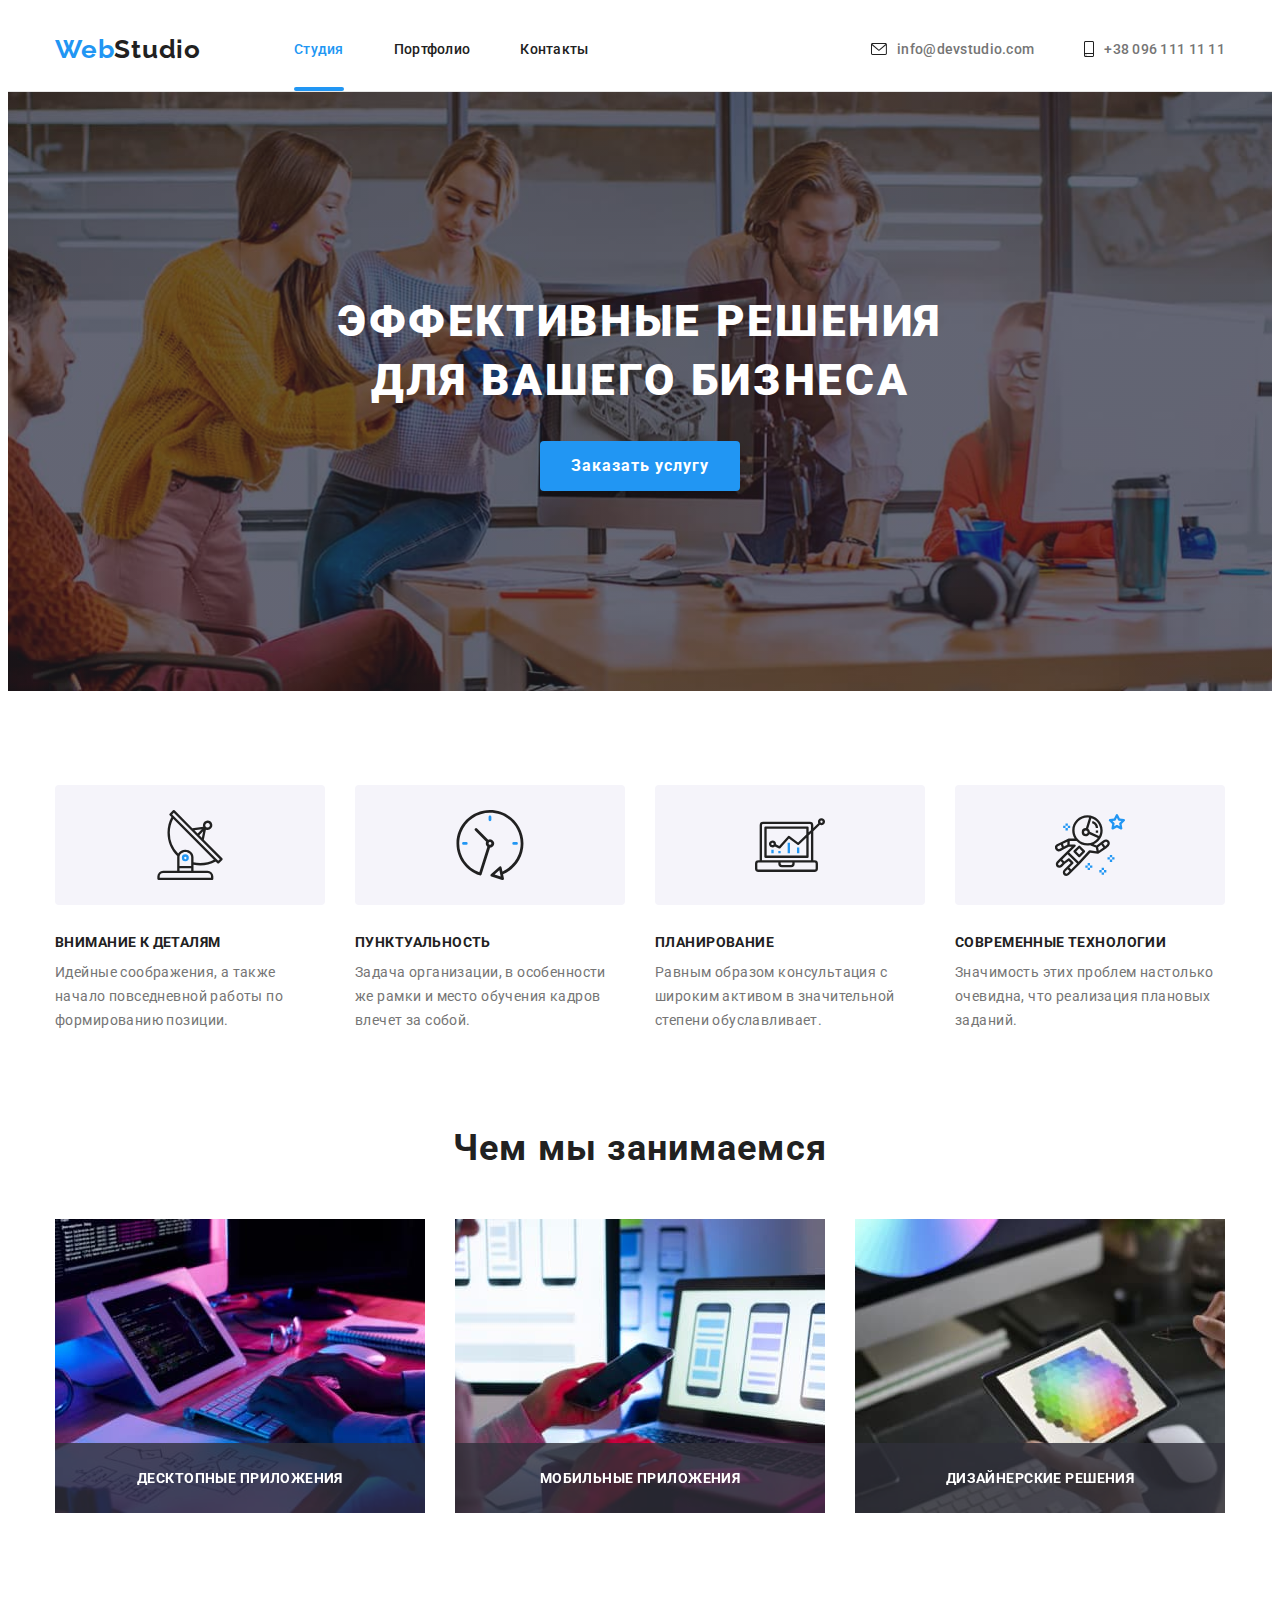
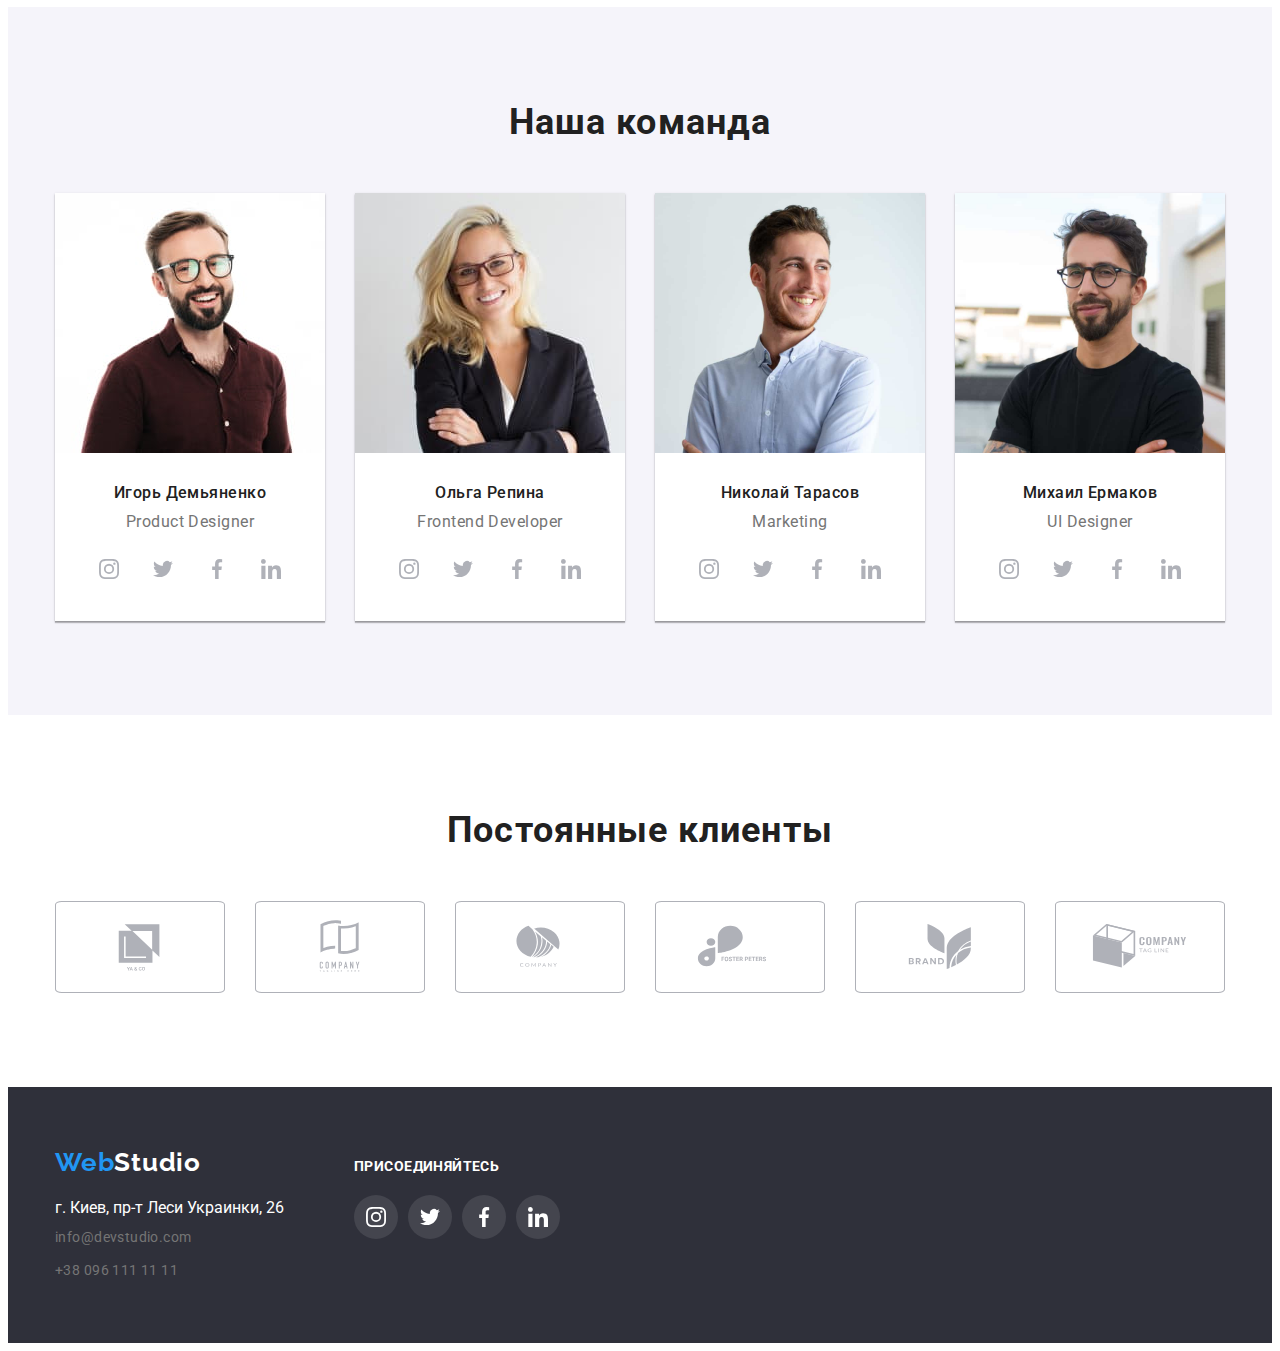
<file: index.html>
<!DOCTYPE html>
<html lang="ru">
  <head>
    <meta charset="UTF-8" />
    <meta http-equiv="X-UA-Compatible" content="IE=edge" />
    <meta name="viewport" content="width=device-width, initial-scale=1.0" />
    <title>Студия</title>
    <link rel="preconnect" href="https://fonts.googleapis.com" />
    <link rel="preconnect" href="https://fonts.gstatic.com" crossorigin />
    <link
      href="https://fonts.googleapis.com/css2?family=Raleway:wght@700&family=Roboto:wght@400;500;700;900&display=swap"
      rel="stylesheet"
    />
    <link
      rel="stylesheet"
      href="https://cdnjs.cloudflare.com/ajax/libs/modern-normalize/1.1.0/modern-normalize.min.css"
      integrity="sha512-wpPYUAdjBVSE4KJnH1VR1HeZfpl1ub8YT/NKx4PuQ5NmX2tKuGu6U/JRp5y+Y8XG2tV+wKQpNHVUX03MfMFn9Q=="
      crossorigin="anonymous"
      referrerpolicy="no-referrer"
    />
    <link rel="stylesheet" href="./css/styles.css" />
  </head>
  <body>
    <header class="header">
      <div class="container site-navigation">
        <nav class="main-nav">
          <a class="logo link" href="/index.html">
            <span>Web</span><span class="logo-item">Studio</span></a
          >
          <ul class="site-nav list">
            <li class="nav-item">
              <a class="link current" href="">Студия</a>
            </li>
            <li class="nav-item">
              <a class="link" href="./portfolio.html">Портфолио</a>
            </li>
            <li class="nav-item"><a class="link" href="">Контакты</a></li>
          </ul>
        </nav>
        <ul class="contacts list">
          <li class="contacts-items">
            <a class="add-list link" href="mailto:info@devstudio.com">
              <svg
                class="add-icons"
                width="16"
                height="12"
                aria-label="наша почта"
              >
                <use href="./images/icons.svg#envelope"></use>
              </svg>
              info@devstudio.com</a
            >
          </li>
          <li class="contacts-items">
            <a class="add-list link" href="tel:+380961111111"
              ><svg
                class="add-icons"
                width="10"
                height="16"
                aria-label="наш телефон"
              >
                <use href="./images/icons.svg#smartphone"></use>
              </svg>
              +38 096 111 11 11</a
            >
          </li>
        </ul>
      </div>
    </header>
    <main>
      <section class="section section-hero">
        <div class="container">
          <h1 class="main-title">Эффективные решения для вашего бизнеса</h1>
          <button class="hero-btn" type="button" data-modal-open>
            Заказать услугу
          </button>
        </div>
        <div class="backdrop is-hidden" data-modal>
          <div class="modal">
            <button class="m-btn" data-modal-close>
              <svg class="modal-btn">
                <use
                  href="./images/icons.svg#modal-close"
                  width="11px"
                  height="11px"
                ></use>
              </svg>
            </button>
          </div>
        </div>
      </section>
      <section class="section benefits">
        <div class="container">
          <h2 class="section-title visually-hidden">преимущества</h2>
          <ul class="benefits-list list">
            <li class="benefits-item">
              <div class="benefits-icon">
                <svg class="benefits-img" width="70px" height="70px">
                  <use href="./images/icons.svg#antenna"></use>
                </svg>
              </div>

              <h3 class="benefits-subtitle">Внимание к деталям</h3>
              <p class="benefits-text">
                Идейные соображения, а также начало повседневной работы по
                формированию позиции.
              </p>
            </li>
            <li class="benefits-item">
              <div class="benefits-icon">
                <svg class="benefits-img" width="70" height="70">
                  <use href="./images/icons.svg#clock"></use>
                </svg>
              </div>
              <h3 class="benefits-subtitle">Пунктуальность</h3>
              <p class="benefits-text">
                Задача организации, в особенности же рамки и место обучения
                кадров влечет за собой.
              </p>
            </li>
            <li class="benefits-item">
              <div class="benefits-icon">
                <svg class="benefits-img" width="70" height="70">
                  <use href="./images/icons.svg#diagram"></use>
                </svg>
              </div>
              <h3 class="benefits-subtitle">Планирование</h3>
              <p class="benefits-text">
                Равным образом консультация с широким активом в значительной
                степени обуславливает.
              </p>
            </li>
            <li class="benefits-item">
              <div class="benefits-icon">
                <svg class="benefits-img" width="70" height="70">
                  <use href="./images/icons.svg#astronaut"></use>
                </svg>
              </div>
              <h3 class="benefits-subtitle">Современные технологии</h3>
              <p class="benefits-text">
                Значимость этих проблем настолько очевидна, что реализация
                плановых заданий.
              </p>
            </li>
          </ul>
        </div>
      </section>
      <section class="section works">
        <div class="container">
          <h2 class="section-title">Чем мы занимаемся</h2>
          <ul class="work-list list">
            <li class="work-item">
              <div class="work-thumb">
                <img
                  src="images/laptop.jpg"
                  alt="разработка сайтов для интернета"
                  width="370"
                />
                <p class="work-text">Десктопные приложения</p>
              </div>
            </li>
            <li class="work-item">
              <div class="work-thumb">
                <img
                  src="images/phone.jpg"
                  alt="разработка приложений для телефона"
                  width="370"
                />
                <p class="work-text">Мобильные приложения</p>
              </div>
            </li>
            <li class="work-item">
              <div class="work-thumb">
                <img
                  src="images/tablet.jpg"
                  alt="разработка приложений для планшетов"
                  width="370"
                />
                <p class="work-text">Дизайнерские решения</p>
              </div>
            </li>
          </ul>
        </div>
      </section>
      <section class="section team">
        <div class="container">
          <h2 class="section-title">Наша команда</h2>
          <ul class="team-list list">
            <li class="members">
              <div class="cards-thumb">
                <img
                  src="./images/productdesigner.jpg"
                  alt="Игорь Демьяненко"
                  width="270"
                  height="260"
                />
              </div>
              <div class="members-card">
                <h3 class="team-member">Игорь Демьяненко</h3>
                <p class="position">Product Designer</p>
              </div>
              <div class="socials">
                <ul class="socials-list list">
                  <li class="icon-card">
                    <a
                      class="icon-link link"
                      href="#"
                      aria-label="ссылка на Инстаграм"
                    >
                      <svg class="icon">
                        <use
                          href="./images/icons.svg#instagram"
                          width="20px"
                          height="20px"
                        ></use>
                      </svg>
                    </a>
                  </li>
                  <li class="icon-card">
                    <a
                      class="icon-link link"
                      href="#"
                      aria-label="ссылка на Твиттер"
                      ><svg class="icon">
                        <use
                          href="./images/icons.svg#twitter"
                          width="20px"
                          height="20px"
                        ></use>
                      </svg>
                    </a>
                  </li>
                  <li class="icon-card">
                    <a
                      class="icon-link link"
                      href="#"
                      aria-label="ссылка на Фейсбук"
                    >
                      <svg class="icon">
                        <use
                          href="./images/icons.svg#facebook"
                          width="20px"
                          height="20px"
                        ></use>
                      </svg>
                    </a>
                  </li>
                  <li class="icon-card">
                    <a
                      class="icon-link link"
                      href="#"
                      aria-label="ссылка на Линкедин"
                    >
                      <svg class="icon">
                        <use
                          href="./images/icons.svg#linkedin"
                          width="20px"
                          height="20px"
                        ></use>
                      </svg>
                    </a>
                  </li>
                </ul>
              </div>
            </li>
            <li class="members">
              <img
                src="./images/frontenddeveloper.jpg"
                alt="Ольга Репина"
                width="270"
                height="260"
              />
              <div class="members-card">
                <h3 class="team-member">Ольга Репина</h3>
                <p class="position">Frontend Developer</p>
              </div>
              <div class="socials">
                <ul class="socials-list list">
                  <li class="icon-card">
                    <a
                      class="icon-link link"
                      href="#"
                      aria-label="ссылка на Инстаграм"
                    >
                      <svg class="icon">
                        <use
                          href="./images/icons.svg#instagram"
                          width="20px"
                          height="20px"
                        ></use>
                      </svg>
                    </a>
                  </li>
                  <li class="icon-card">
                    <a
                      class="icon-link link"
                      href="#"
                      aria-label="ссылка на Твиттер"
                      ><svg class="icon">
                        <use
                          href="./images/icons.svg#twitter"
                          width="20px"
                          height="20px"
                        ></use>
                      </svg>
                    </a>
                  </li>
                  <li class="icon-card">
                    <a
                      class="icon-link link"
                      href="#"
                      aria-label="ссылка на Фейсбук"
                    >
                      <svg class="icon">
                        <use
                          href="./images/icons.svg#facebook"
                          width="20px"
                          height="20px"
                        ></use>
                      </svg>
                    </a>
                  </li>
                  <li class="icon-card">
                    <a
                      class="icon-link link"
                      href="#"
                      aria-label="ссылка на Линкедин"
                    >
                      <svg class="icon">
                        <use
                          href="./images/icons.svg#linkedin"
                          width="20px"
                          height="20px"
                        ></use>
                      </svg>
                    </a>
                  </li>
                </ul>
              </div>
            </li>
            <li class="members">
              <img
                src="./images/marketing.jpg"
                alt="Николай Тарасов"
                width="270"
                height="260"
              />
              <div class="members-card">
                <h3 class="team-member">Николай Тарасов</h3>
                <p class="position">Marketing</p>
              </div>
              <div class="socials">
                <ul class="socials-list list">
                  <li class="icon-card">
                    <a
                      class="icon-link link"
                      href="#"
                      aria-label="ссылка на Инстаграм"
                    >
                      <svg class="icon">
                        <use
                          href="./images/icons.svg#instagram"
                          width="20px"
                          height="20px"
                        ></use>
                      </svg>
                    </a>
                  </li>
                  <li class="icon-card">
                    <a
                      class="icon-link link"
                      href="#"
                      aria-label="ссылка на Твиттер"
                      ><svg class="icon">
                        <use
                          href="./images/icons.svg#twitter"
                          width="20px"
                          height="20px"
                        ></use>
                      </svg>
                    </a>
                  </li>
                  <li class="icon-card">
                    <a
                      class="icon-link link"
                      href="#"
                      aria-label="ссылка на Фейсбук"
                    >
                      <svg class="icon">
                        <use
                          href="./images/icons.svg#facebook"
                          width="20px"
                          height="20px"
                        ></use>
                      </svg>
                    </a>
                  </li>
                  <li class="icon-card">
                    <a
                      class="icon-link link"
                      href="#"
                      aria-label="ссылка на Линкедин"
                    >
                      <svg class="icon">
                        <use
                          href="./images/icons.svg#linkedin"
                          width="20px"
                          height="20px"
                        ></use>
                      </svg>
                    </a>
                  </li>
                </ul>
              </div>
            </li>
            <li class="members">
              <img
                src="./images/uidesignerme.jpg"
                alt="фото Михаил Ермаков"
                width="270"
                height="260"
              />
              <div class="members-card">
                <h3 class="team-member">Михаил Ермаков</h3>
                <p class="position">UI Designer</p>
              </div>
              <div class="socials">
                <ul class="socials-list list">
                  <li class="icon-card">
                    <a
                      class="icon-link link"
                      href="#"
                      aria-label="ссылка на Инстаграм"
                    >
                      <svg class="icon">
                        <use
                          href="./images/icons.svg#instagram"
                          width="20px"
                          height="20px"
                        ></use>
                      </svg>
                    </a>
                  </li>
                  <li class="icon-card">
                    <a
                      class="icon-link link"
                      href="#"
                      aria-label="ссылка на Твиттер"
                      ><svg class="icon">
                        <use
                          href="./images/icons.svg#twitter"
                          width="20px"
                          height="20px"
                        ></use>
                      </svg>
                    </a>
                  </li>
                  <li class="icon-card">
                    <a
                      class="icon-link link"
                      href="#"
                      aria-label="ссылка на Фейсбук"
                    >
                      <svg class="icon">
                        <use
                          href="./images/icons.svg#facebook"
                          width="20px"
                          height="20px"
                        ></use>
                      </svg>
                    </a>
                  </li>
                  <li class="icon-card">
                    <a
                      class="icon-link link"
                      href="#"
                      aria-label="ссылка на Линкедин"
                    >
                      <svg class="icon">
                        <use
                          href="./images/icons.svg#linkedin"
                          width="20px"
                          height="20px"
                        ></use>
                      </svg>
                    </a>
                  </li>
                </ul>
              </div>
            </li>
          </ul>
        </div>
      </section>
      <section class="section clients">
        <div class="container">
          <h2 class="section-title">Постоянные клиенты</h2>
          <ul class="clients-list list">
            <li class="client">
              <a class="client-link link" href="#">
                <svg class="icon-clients" width="106" height="60">
                  <use href="./images/icons.svg#logo-1"></use>
                </svg>
              </a>
            </li>
            <li class="client">
              <a class="client-link link" href="#">
                <svg class="icon-clients" width="106" height="60">
                  <use href="./images/icons.svg#logo-2"></use>
                </svg>
              </a>
            </li>
            <li class="client">
              <a class="client-link link" href="#">
                <svg class="icon-clients" width="106" height="60">
                  <use href="./images/icons.svg#logo-3"></use>
                </svg>
              </a>
            </li>
            <li class="client">
              <a class="client-link link" href="#">
                <svg class="icon-clients" width="106" height="60">
                  <use href="./images/icons.svg#logo-4"></use>
                </svg>
              </a>
            </li>
            <li class="client">
              <a class="client-link link" href="#">
                <svg class="icon-clients" width="106" height="60">
                  <use href="./images/icons.svg#logo-5"></use>
                </svg>
              </a>
            </li>
            <li class="client">
              <a class="client-link link" href="#">
                <svg class="icon-clients" width="106" height="60">
                  <use href="./images/icons.svg#logo-6"></use>
                </svg>
              </a>
            </li>
          </ul>
        </div>
      </section>
    </main>
    <footer class="footer">
      <div class="container footer-navigation">
        <div>
          <a class="logo-footer link" href="/index.html">
            <span>Web</span><span class="logo-light">Studio</span></a
          >
          <address class="address">
            <ul class="address-footer list link">
              <li class="footer-add">
                <a class="footer-main link" href="#">
                  г. Киев, пр-т Леси Украинки, 26</a
                >
              </li>
              <li class="footer-add">
                <a class="add-footer link" href="mailto:info@devstudio.com"
                  >info@devstudio.com</a
                >
              </li>
              <li class="footer-add">
                <a class="add-footer link" href="tel:+380961111111"
                  >+38 096 111 11 11</a
                >
              </li>
            </ul>
          </address>
        </div>
        <div class="footer-socials">
          <h3 class="footer-social-title">ПРИСОЕДИНЯЙТЕСЬ</h3>
          <ul class="social-list list">
            <li class="icon-card">
              <a class="footer-icon-link" href="#">
                <svg class="footer-icon" width="20" height="20">
                  <use href="./images/icons.svg#instagram"></use>
                </svg>
              </a>
            </li>
            <li class="icon-card">
              <a class="footer-icon-link" href="#">
                <svg class="footer-icon" width="20" height="20">
                  <use href="./images/icons.svg#twitter"></use>
                </svg>
              </a>
            </li>
            <li class="icon-card">
              <a class="footer-icon-link" href="#">
                <svg class="footer-icon" width="20" height="20">
                  <use href="./images/icons.svg#facebook"></use>
                </svg>
              </a>
            </li>
            <li class="icon-card">
              <a class="footer-icon-link" href="#">
                <svg class="footer-icon" width="20" height="20">
                  <use href="./images/icons.svg#linkedin"></use>
                </svg>
              </a>
            </li>
          </ul>
        </div>
      </div>
    </footer>
    <script src="./modal.js"></script>
  </body>
</html>
</file>
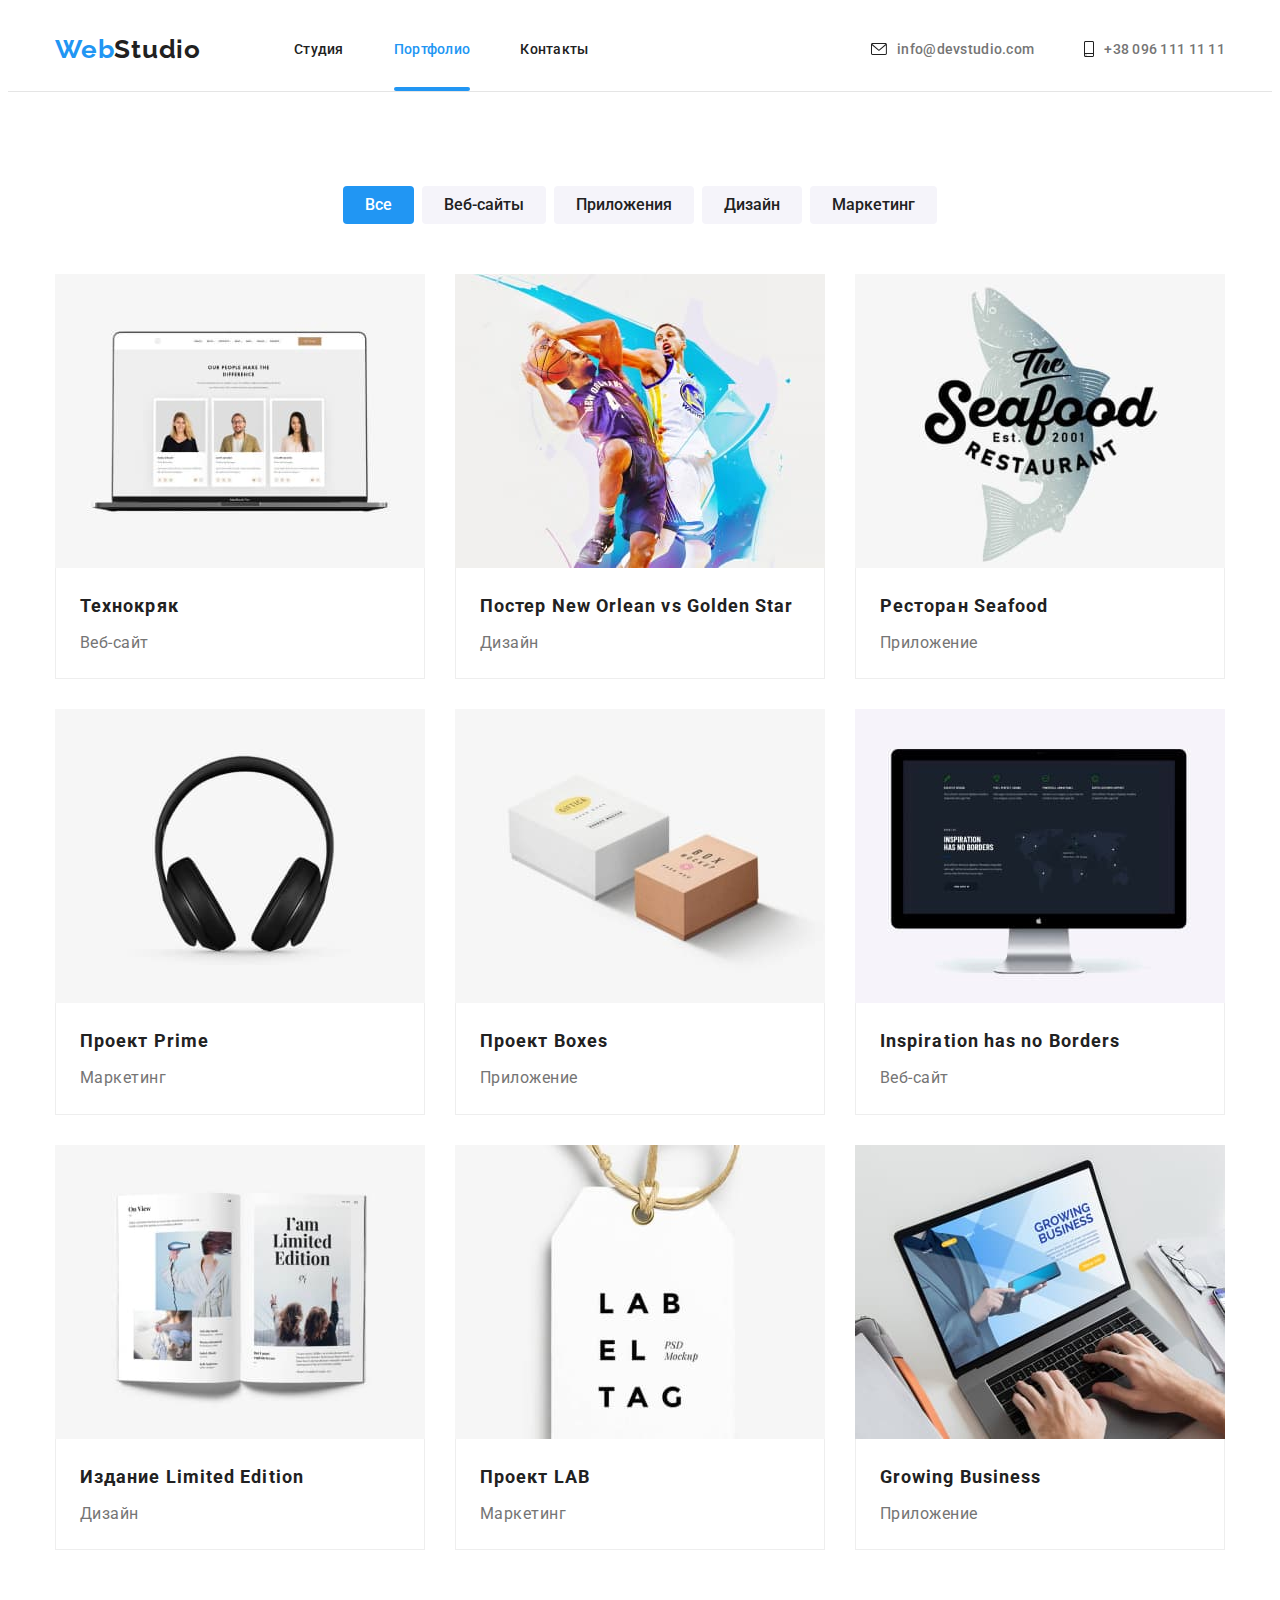
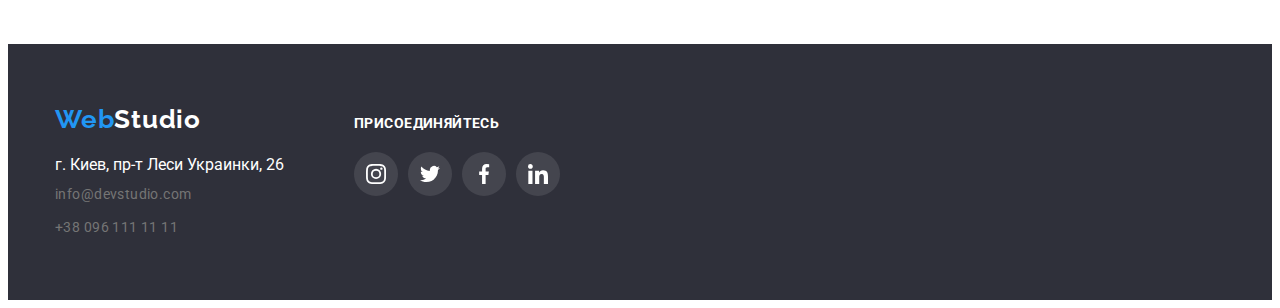
<file: portfolio.html>
<!DOCTYPE html>
<html lang="ru">
  <head>
    <meta charset="UTF-8" />
    <meta http-equiv="X-UA-Compatible" content="IE=edge" />
    <meta name="viewport" content="width=device-width, initial-scale=1.0" />
    <title>Document</title>
    <link rel="preconnect" href="https://fonts.googleapis.com" />
    <link rel="preconnect" href="https://fonts.gstatic.com" crossorigin />
    <link
      href="https://fonts.googleapis.com/css2?family=Raleway:wght@700&family=Roboto:wght@400;500;700;900&display=swap"
      rel="stylesheet"
    />
    <link
      rel="stylesheet"
      href="https://cdnjs.cloudflare.com/ajax/libs/modern-normalize/1.1.0/modern-normalize.min.css"
      integrity="sha512-wpPYUAdjBVSE4KJnH1VR1HeZfpl1ub8YT/NKx4PuQ5NmX2tKuGu6U/JRp5y+Y8XG2tV+wKQpNHVUX03MfMFn9Q=="
      crossorigin="anonymous"
      referrerpolicy="no-referrer"
    />
    <link rel="stylesheet" href="./css/styles.css" />
  </head>
  <body>
    <header class="header">
      <div class="container site-navigation">
        <nav class="main-nav">
          <a class="logo link" href="/index.html">
            <span>Web</span><span class="logo-item">Studio</span></a
          >
          <ul class="site-nav list">
            <li class="nav-item">
              <a class="link" href="./index.html">Студия</a>
            </li>
            <li class="nav-item">
              <a class="link current" href="./portfolio.html">Портфолио</a>
            </li>
            <li class="nav-item"><a class="link" href="">Контакты</a></li>
          </ul>
        </nav>
        <ul class="contacts list">
          <li class="contacts-items">
            <a class="add-list link" href="mailto:info@devstudio.com">
              <svg
                class="add-icons"
                width="16"
                height="12"
                aria-label="наша почта"
              >
                <use href="./images/icons.svg#envelope"></use>
              </svg>
              info@devstudio.com</a
            >
          </li>
          <li class="contacts-items">
            <a class="add-list link" href="tel:+380961111111"
              ><svg
                class="add-icons"
                width="10"
                height="16"
                aria-label="наш телефон"
              >
                <use href="./images/icons.svg#smartphone"></use>
              </svg>
              +38 096 111 11 11</a
            >
          </li>
        </ul>
      </div>
    </header>
    <main>
      <section class="section">
        <div class="container">
          <h1 class="visually-hidden">коллекция наших работ</h1>
          <ul class="buttons list">
            <li class="button-item">
              <button class="button active" type="button">Все</button>
            </li>
            <li class="button-item">
              <button class="button" type="button">Веб-сайты</button>
            </li>
            <li class="button-item">
              <button class="button" type="button">Приложения</button>
            </li>
            <li class="button-item">
              <button class="button" type="button">Дизайн</button>
            </li>
            <li class="button-item">
              <button class="button" type="button">Маркетинг</button>
            </li>
          </ul>
          <ul class="portfolio list">
            <li class="item">
              <a class="portfolio-link" href="#">
                <div class="overlay-box">
                  <img
                    src="./images/technokriak.jpg"
                    alt="три человека- двое мужчин и женщина"
                    width="370"
                    height="294"
                  />
                  <div class="overlay">
                    <p class="overlay-text">
                      Ресурс предлагает комплексные предложения с разным уровнем
                      функционала и сервисов. Все это позволит посетителю
                      получить исчерпывающие сведения о компании или частном
                      лице.
                    </p>
                  </div>
                </div>
                <div class="card-text">
                  <h2 class="portfolio-menu">Технокряк</h2>
                  <p class="portfolio-selection">Веб-сайт</p>
                </div>
              </a>
            </li>

            <li class="item">
              <a class="portfolio-link" href="#">
                <div class="overlay-box">
                  <img
                    src="./images/poster.jpg"
                    alt="два баскетболиста с мячем"
                    width="370"
                    height="294"
                  />
                  <div class="overlay">
                    <p class="overlay-text">
                      Ресурс предлагает комплексные предложения с разным уровнем
                      функционала и сервисов. Все это позволит посетителю
                      получить исчерпывающие сведения о компании или частном
                      лице.
                    </p>
                  </div>
                </div>
                <div class="card-text">
                  <h2 class="portfolio-menu">
                    Постер New Orlean vs Golden Star
                  </h2>
                  <p class="portfolio-selection">Дизайн</p>
                </div>
              </a>
            </li>
            <li class="item">
              <a class="portfolio-link" href="#">
                <div class="overlay-box">
                  <img
                    src="./images/restaurant.jpg"
                    alt="рисунок рекламы магазина"
                    width="370"
                    height="294"
                  />
                  <div class="overlay">
                    <p class="overlay-text">
                      Ресурс предлагает комплексные предложения с разным уровнем
                      функционала и сервисов. Все это позволит посетителю
                      получить исчерпывающие сведения о компании или частном
                      лице.
                    </p>
                  </div>
                </div>
                <div class="card-text">
                  <h2 class="portfolio-menu">Ресторан Seafood</h2>
                  <p class="portfolio-selection">Приложение</p>
                </div>
              </a>
            </li>
            <li class="item">
              <a class="portfolio-link" href="#">
                <div class="overlay-box">
                  <img
                    src="./images/projectprime.jpg"
                    alt="наушики"
                    width="370"
                    height="294"
                  />
                  <div class="overlay">
                    <p class="overlay-text">
                      Ресурс предлагает комплексные предложения с разным уровнем
                      функционала и сервисов. Все это позволит посетителю
                      получить исчерпывающие сведения о компании или частном
                      лице.
                    </p>
                  </div>
                </div>
                <div class="card-text">
                  <h2 class="portfolio-menu">Проект Prime</h2>
                  <p class="portfolio-selection">Маркетинг</p>
                </div>
              </a>
            </li>
            <li class="item">
              <a class="portfolio-link" href="#">
                <div class="overlay-box">
                  <img
                    src="./images/projectboxes.jpg"
                    alt="две коробки"
                    width="370"
                    height="294"
                  />
                  <div class="overlay">
                    <p class="overlay-text">
                      Ресурс предлагает комплексные предложения с разным уровнем
                      функционала и сервисов. Все это позволит посетителю
                      получить исчерпывающие сведения о компании или частном
                      лице.
                    </p>
                  </div>
                </div>
                <div class="card-text">
                  <h2 class="portfolio-menu">Проект Boxes</h2>
                  <p class="portfolio-selection">Приложение</p>
                </div>
              </a>
            </li>
            <li class="item">
              <a class="portfolio-link" href="#">
                <div class="overlay-box">
                  <img
                    src="./images/inspiration.jpg"
                    alt="монитор с изображением"
                    width="370"
                    height="294"
                  />
                  <div class="overlay">
                    <p class="overlay-text">
                      Ресурс предлагает комплексные предложения с разным уровнем
                      функционала и сервисов. Все это позволит посетителю
                      получить исчерпывающие сведения о компании или частном
                      лице.
                    </p>
                  </div>
                </div>
                <div class="card-text">
                  <h2 class="portfolio-menu">Inspiration has no Borders</h2>
                  <p class="portfolio-selection">Веб-сайт</p>
                </div>
              </a>
            </li>
            <li class="item">
              <a class="portfolio-link" href="#">
                <div class="overlay-box">
                  <img
                    src="./images/journal.jpg"
                    alt="открытый журнал"
                    width="370"
                    height="294"
                  />
                  <div class="overlay">
                    <p class="overlay-text">
                      Ресурс предлагает комплексные предложения с разным уровнем
                      функционала и сервисов. Все это позволит посетителю
                      получить исчерпывающие сведения о компании или частном
                      лице.
                    </p>
                  </div>
                </div>
                <div class="card-text">
                  <h2 class="portfolio-menu">Издание Limited Edition</h2>
                  <p class="portfolio-selection">Дизайн</p>
                </div>
              </a>
            </li>
            <li class="item">
              <a class="portfolio-link" href="#">
                <div class="overlay-box">
                  <img
                    src="./images/projectlab.jpg"
                    alt="бирки бумажные"
                    width="370"
                    height="294"
                  />
                  <div class="overlay">
                    <p class="overlay-text">
                      Ресурс предлагает комплексные предложения с разным уровнем
                      функционала и сервисов. Все это позволит посетителю
                      получить исчерпывающие сведения о компании или частном
                      лице.
                    </p>
                  </div>
                </div>
                <div class="card-text">
                  <h2 class="portfolio-menu">Проект LAB</h2>
                  <p class="portfolio-selection">Маркетинг</p>
                </div>
              </a>
            </li>
            <li class="item">
              <a class="portfolio-link" href="#">
                <div class="overlay-box">
                  <img
                    src="./images/growingbusiness.jpg"
                    alt="работа на лэптопе"
                    width="370"
                    height="294"
                  />
                  <div class="overlay">
                    <p class="overlay-text">
                      Ресурс предлагает комплексные предложения с разным уровнем
                      функционала и сервисов. Все это позволит посетителю
                      получить исчерпывающие сведения о компании или частном
                      лице.
                    </p>
                  </div>
                </div>
                <div class="card-text">
                  <h2 class="portfolio-menu">Growing Business</h2>
                  <p class="portfolio-selection">Приложение</p>
                </div>
              </a>
            </li>
          </ul>
        </div>
      </section>
    </main>
    <footer class="footer">
      <div class="container footer-navigation">
        <div>
          <a class="logo-footer link" href="/index.html">
            <span>Web</span><span class="logo-light">Studio</span></a
          >
          <address class="address">
            <ul class="address-footer list link">
              <li class="footer-add">
                <a class="footer-main link" href="#">
                  г. Киев, пр-т Леси Украинки, 26</a
                >
              </li>
              <li class="footer-add">
                <a class="add-footer link" href="mailto:info@devstudio.com"
                  >info@devstudio.com</a
                >
              </li>
              <li class="footer-add">
                <a class="add-footer link" href="tel:+380961111111"
                  >+38 096 111 11 11</a
                >
              </li>
            </ul>
          </address>
        </div>
        <div class="footer-socials">
          <h3 class="footer-social-title">ПРИСОЕДИНЯЙТЕСЬ</h3>
          <ul class="social-list list">
            <li class="icon-card">
              <a class="footer-icon-link" href="#">
                <svg class="footer-icon" width="20" height="20">
                  <use href="./images/icons.svg#instagram"></use>
                </svg>
              </a>
            </li>
            <li class="icon-card">
              <a class="footer-icon-link" href="#">
                <svg class="footer-icon" width="20" height="20">
                  <use href="./images/icons.svg#twitter"></use>
                </svg>
              </a>
            </li>
            <li class="icon-card">
              <a class="footer-icon-link" href="#">
                <svg class="footer-icon" width="20" height="20">
                  <use href="./images/icons.svg#facebook"></use>
                </svg>
              </a>
            </li>
            <li class="icon-card">
              <a class="footer-icon-link" href="#">
                <svg class="footer-icon" width="20" height="20">
                  <use href="./images/icons.svg#linkedin"></use>
                </svg>
              </a>
            </li>
          </ul>
        </div>
      </div>
    </footer>
  </body>
</html>
</file>
<file: css/styles.css>
:root {
  --primary-text-color: #212121;
  --hero-footer-background: #2f303a;
  --title-text-color: #212121;
  --accent-color: #2196f3;
  --paragraph-text-color: #757575;
  --primery-bg-color: #ffffff;
  --icons-color: #afb1b8;
  --cards-set-gap: 30px;
  --card-shadow: 0px 2px 1px -1px rgba(0, 0, 0, 0.2),
    0px 1px 1px 0px rgba(0, 0, 0, 0.14), 0px 1px 3px 0px rgba(0, 0, 0, 0.12);
}
html {
  box-sizing: border-box;
}
*,
*::before,
*::after {
  box-sizing: inherit;
}

h1,
h2,
h3,
h4,
p,
ul,
li {
  margin: 0;
  padding: 0;
}

body {
  background-color: var(--primery-bg-color);
  color: var(--primary-text-color);
  font-family: Roboto, sans-serif;
}
.section {
  margin-right: auto;
  margin-left: auto;
  padding-top: 94px;
  padding-bottom: 94px;
}
.container {
  width: 1200px;
  margin: 0 auto;
  padding-left: 15px;
  padding-right: 15px;
}

.list {
  list-style: none;
  text-decoration: none;
}
.link {
  color: var(--primary-text-color);
  text-decoration: none;
}
img {
  display: block;
  max-width: 100%;
}

/* Header */
.header {
  border-bottom: 1px solid #e5e5e5;
}
/* site-nav */
.site-navigation {
  display: flex;
  justify-content: space-between;
  flex-wrap: nowrap;
}
.main-nav {
  display: flex;
  align-items: center;
}
.site-nav .link {
  box-sizing: border-box;
  font-weight: 500;
  font-size: 14px;
  line-height: 1.33;
  letter-spacing: 0.02em;
}
.site-nav {
  display: flex;
}

.site-nav .link {
  transition: color 250ms cubic-bezier(0.4, 0, 0.2, 1);
}

.site-nav .link.current {
  position: relative;
  color: var(--accent-color);
}
.site-nav .link:hover,
.site-nav .link:focus {
  color: var(--accent-color);
}

.site-nav .link.current::after {
  position: absolute;

  display: flex;
  bottom: 0;
  content: "";
  width: 100%;
  height: 4px;
  border-radius: 2px;
  background-color: var(--accent-color);
}

.site-nav li {
  margin-right: 50px;
}

.nav-item {
  position: relative;
}

.nav-item > .link {
  display: inline-block;
  padding-top: 32px;
  padding-bottom: 32px;
}
.site-nav .nav-item:last-child {
  margin-right: 0;
}
/*Logo*/
.logo {
  display: inline-block;
  margin-right: 93px;
  font-family: Raleway, sans-serif;
  font-weight: 700;
  font-size: 26px;
  line-height: 1.19;
  letter-spacing: 0.03em;
  color: var(--accent-color);
}
.logo .logo-item {
  color: var(--primary-text-color);
  font-family: Raleway, sans-serif;
}

.contacts {
  display: flex;
  margin-left: auto;
  align-items: center;
}

.contacts .contacts-items {
  margin-right: 50px;
  margin-left: auto;
  text-align: right;
}

.contacts-items:last-child {
  margin-right: 0;
}
.contacts-icon {
  margin: 0;
  padding: 0;
}

.add-list {
  display: flex;
  padding-top: 32px;
  padding-bottom: 32px;

  font-weight: 500;
  font-size: 14px;
  line-height: 1.33;
  letter-spacing: 0.02em;
  color: var(--paragraph-text-color);
  align-items: center;

  transition: color 250ms cubic-bezier(0.4, 0, 0.2, 1);
}

.add-list:hover,
.add-list:focus {
  color: var(--accent-color);
}

.add-list:hover .add-icons,
.add-list:focus .add-icons {
  fill: var(--accent-color);
}
.add-icons {
  margin-right: 10px;
  fill: var(--primary-text-color);

  transition: fill 250ms cubic-bezier(0.4, 0, 0.2, 1);
}

/* SECTIONS */
/* section-title*/
.section-title {
  margin-bottom: 50px;
  font-weight: 700;
  font-size: 36px;
  line-height: 1.17;
  color: var(--primary-text-color);
  text-align: center;
  letter-spacing: 0.03em;
}

/*section hero */
.section-hero {
  margin-top: 0px;
  padding: 200px 0;
  max-width: 1600px;

  background-color: #2f303a;
  background-image: linear-gradient(
      to right,
      rgba(47, 48, 58, 0.4),
      rgba(47, 48, 58, 0.4)
    ),
    url(../images/overlay.jpg);
  background-repeat: no-repeat;
  background-position: center;
  background-size: cover;
}
.main-title {
  max-width: 696px;
  margin: 0 auto;
  margin-bottom: 30px;

  font-weight: 900;
  font-size: 44px;
  line-height: 1.36;
  text-align: center;
  text-transform: uppercase;
  letter-spacing: 0.06em;
  color: var(--primery-bg-color);
}
/* Hero main button*/
.hero-btn {
  display: inline-block;
  margin: 0 485px;
  padding: 10px 30px;
  border-radius: 4px;
  border: none;
  box-shadow: 0px 4px 4px 0px rgba(0, 0, 0, 0.15);
  width: 200px;
  height: 50px;

  font-weight: 700;
  font-family: Roboto;
  font-size: 16px;
  line-height: 1.86;
  letter-spacing: 0.06em;
  color: var(--primery-bg-color);
  background-color: var(--accent-color);
  text-decoration: none;
  cursor: pointer;

  transition: color 250ms cubic-bezier(0.4, 0, 0.2, 1);
}
.hero-btn:hover,
.hero-btn:focus {
  background-color: var(--accent-color);
}

/* MODAL */
.backdrop {
  position: fixed;

  top: 0;
  left: 0;
  width: 100%;
  height: 100%;
  background-color: rgba(0, 0, 0, 0.2);

  opacity: 1;
  transition: opacity 250ms cubic-bezier(0.4, 0, 0.2, 1);
}

.backdrop.is-hidden {
  /* visibility: hidden; */
  opacity: 0;
  pointer-events: none;
}
.backdrop.is-hidden .modal {
  transform: translate(-50%, -50%) scale(0.9);
}

.modal {
  position: absolute;
  top: 50%;
  left: 50%;

  justify-content: end;
  min-width: 528px;
  min-height: 581px;
  background-color: var(--primery-bg-color);

  transform: translate(-50%, -50%) scale(1);
  transition: transform 250ms cubic-bezier(0.4, 0, 0.2, 1);
}

.m-btn {
  display: inline-block;
  position: absolute;
  top: 8px;
  right: 8px;
  width: 30px;
  height: 30px;
  border-radius: 50%;
  background-color: var(--primery-bg-color);
  border-color: rgba(0, 0, 0, 0.1);
  cursor: pointer;
}

.modal-btn {
  width: 11px;
  height: 11px;
}

/* section benefits */
.visually-hidden {
  position: absolute;
  white-space: nowrap;
  width: 1px;
  height: 1px;
  overflow: hidden;
  border: 0;
  padding: 0;
  clip: rect(0 0 0 0);
  clip-path: inset(50%);
  margin: -1px;
}

.benefits-list {
  display: flex;
  gap: 30px;
}

.benefits-item {
  flex-basis: 270px;
}

.benefits-item:last-child {
  margin-right: 0;
}
.benefits-icon {
  display: flex;
  width: 270px;
  height: 120px;
  margin-bottom: 30px;
  border-radius: 4px;
  background-color: #f5f4fa;
  align-items: center;
  justify-content: center;
}

.benefits-img {
  object-fit: none;
  background-color: #f5f4fa;
}
.benefits-img:nth-child(4) {
  margin-right: 0;
}

.benefits-subtitle {
  font-weight: 700;
  font-size: 14px;
  line-height: 1.14;
  letter-spacing: 0.03em;
  text-transform: uppercase;
  color: var(--primary-text-color);
}

.benefits-text {
  margin-top: 10px;

  font-size: 14px;
  line-height: 1.71;
  letter-spacing: 0.03em;
  color: var(--paragraph-text-color);
}
/* section WORKS */
.works {
  padding-top: 0;
}
.work-list {
  display: flex;
}
.work-item {
  margin-right: 30px;
}
.work-item:last-child {
  margin-right: 0;
}

.work-thumb {
  position: relative;
}

.work-text {
  position: absolute;

  bottom: 0%;
  width: 370px;
  padding-top: 27px;
  padding-bottom: 27px;
  font-weight: 700;
  font-size: 14px;
  line-height: 1.17;
  letter-spacing: 0.03em;
  color: var(--primery-bg-color);
  background-color: rgba(47, 48, 58, 0.8);
  text-transform: uppercase;
  text-align: center;
}

/* section team */
.team {
  background-color: #f5f4fa;
}
.team-list {
  display: flex;
}
.members {
  width: 270px;
  margin-right: 30px;
  background-color: var(--primery-bg-color);
  box-shadow: 0px 2px 1px 0px rgba(0, 0, 0, 0.2),
    0px 1px 1px 0px rgba(0, 0, 0, 0.14), 0px 1px 3px 0px rgba(0, 0, 0, 0.12);
}
.members:last-child {
  margin-right: 0;
}

.team-member {
  font-weight: 500;
  font-size: 16px;
  line-height: 1.19;
  letter-spacing: 0.03em;
  text-align: center;
  color: var(--primary-text-color);
}

.position {
  margin-top: 10px;

  font-size: 16px;
  line-height: 1.19;
  letter-spacing: 0.03em;
  text-align: center;
  color: var(--paragraph-text-color);
}
.members-card {
  padding: 30px 5px 0;
}
.socials {
  margin-top: 16px;
  padding-right: 32px;
  padding-bottom: 30px;
  padding-left: 32px;
}
.socials-list {
  display: flex;
  gap: 10px;
}
.icon-card {
  width: 44px;
  height: 44px;
}

.icon-link {
  display: flex;
  align-items: center;
  justify-content: center;
  width: 100%;
  height: 100%;
  border-radius: 50%;

  transition: background-color 250ms cubic-bezier(0.4, 0, 0.2, 1);
}

.icon {
  width: 20px;
  height: 20px;
  fill: var(--icons-color);

  transition: fill 250ms cubic-bezier(0.4, 0, 0.2, 1);
}

.icon-link:hover,
.icon-link:active {
  background-color: var(--accent-color);
}

.icon-link:hover .icon {
  fill: var(--primery-bg-color);
}

/* Section CLIENTS */

.clients-list {
  display: flex;
}
.client {
  margin-right: 30px;
}
.client:last-child {
  margin-right: 0;
}
.client-link {
  display: flex;
  width: 170px;
  height: 92px;
  border: 1px solid var(--icons-color);
  border-radius: 4%;
  color: var(--icons-color);
  align-items: center;
  justify-content: center;

  transition: color 250ms cubic-bezier(0.4, 0, 0.2, 1),
    border-color 250ms cubic-bezier(0.4, 0, 0.2, 1);
}

.icon-clients {
  fill: currentcolor;
}

.client-link:hover,
.client-link:focus {
  border: 1px solid var(--accent-color);
  color: var(--accent-color);
}

/* FOOTER */
.footer {
  padding-top: 60px;
  padding-bottom: 60px;
  background-color: var(--hero-footer-background);
}
.footer-navigation {
  display: flex;
  align-items: baseline;
}
.logo-footer {
  display: inline-block;
  margin-bottom: 20px;
  font-family: Raleway, sans-serif;
  font-weight: 700;
  font-size: 26px;
  line-height: 1.19;
  letter-spacing: 0.03em;
  color: var(--accent-color);
}
.logo-light {
  color: var(--primery-bg-color);
}

address {
  font-style: normal;
}
.address-footer .add-footer {
  font-weight: 400;
  font-size: 14px;
  line-height: 1.71;
  letter-spacing: 0.03em;
  color: var(--paragraph-text-color);

  transition: color 250ms cubic-bezier(0.4, 0, 0.2, 1);
}
.footer-main {
  color: var(--primery-bg-color);
}

.add-footer:hover,
.add-footer:focus {
  color: var(--accent-color);
}

.footer-add:not(:first-child) {
  display: flex;
  margin-top: 9px;
}
.footer-socials {
  margin-left: 70px;
}
.footer-social-title {
  margin-bottom: 20px;
  font-weight: 700;
  font-size: 14px;
  line-height: 1.14;
  letter-spacing: 0.03em;
  color: var(--primery-bg-color);
}

.social-list {
  display: flex;
  gap: 10px;
}
.footer-icon {
  width: 20px;
  height: 20px;
  fill: var(--primery-bg-color);
  align-items: center;
  justify-content: center;

  transition: fill 250ms cubic-bezier(0.4, 0, 0.2, 1);
}

.footer-icon-link {
  display: flex;
  align-items: center;
  justify-content: center;
  width: 44px;
  height: 44px;
  border-radius: 50%;
  background-color: rgba(255, 255, 255, 0.1);

  transition: background-color 250ms cubic-bezier(0.4, 0, 0.2, 1);
}

.footer-icon-link:hover,
.footer-icon-link:active {
  background-color: var(--accent-color);
}

.footer-icon-link:hover .footer-icon {
  fill: var(--primery-bg-color);
}

/* page Portfolio */

/*портфоліо кнопки*/
.buttons {
  display: flex;
  justify-content: center;
  margin-bottom: 50px;
}
.buttons-nav {
  display: flex;
  justify-content: center;
  padding-top: 94px;
}
.button {
  padding: 6px 22px;
  font-family: inherit;
  font-size: 16px;
  font-weight: 500;
  line-height: 1.63;
  border-radius: 4px;
  border: none;
  color: var(--primary-text-color);
  background-color: #f5f4fa;
  cursor: pointer;

  transition: background-color 250ms cubic-bezier(0.4, 0, 0.2, 1),
    color 250ms cubic-bezier(0.4, 0, 0.2, 1),
    box-shadow 250ms cubic-bezier(0.4, 0, 0.2, 1);
}

.button:hover,
.button:focus {
  color: var(--primery-bg-color);
  background-color: var(--accent-color);
}

.button.active {
  color: var(--primery-bg-color);
  background-color: var(--accent-color);
}

.button-item {
  display: inline-block;

  transition: box-shadow 250ms cubic-bezier(0.4, 0, 0.2, 1);
}

.button-item:not(:last-child) {
  margin-right: 8px;
}
.button-item:focus,
.button-item:hover {
  box-shadow: 0px 2px 2px 0px rgba(0, 0, 0, 0.12),
    0px 1px 2px 0px rgba(0, 0, 0, 0.08), 0px 3px 1px 0px rgba(0, 0, 0, 0.1);
}

/* CARDS COLLECTION */

.portfolio {
  display: flex;
  flex-wrap: wrap;
  margin-top: -30px;
  margin-left: -30px;
}
.portfolio > .item {
  flex-basis: calc(100% / 3 - 30px);
  margin-top: 30px;
  margin-left: 30px;
}

.portfolio-link {
  display: block;
  text-decoration: none;

  transition: box-shadow 250ms cubic-bezier(0.4, 0, 0.2, 1);
}
.portfolio-link:focus,
.portfolio-link:hover {
  box-shadow: 1px 4px 6px 0px rgba(0, 0, 0, 0.16),
    0px 4px 4px 0px rgba(0, 0, 0, 0.06), 0px 1px 1px 0px rgba(0, 0, 0, 0.12);
}
.portfolio-link:hover .overlay {
  transform: translateY(0%);
}

.overlay-box {
  position: relative;

  width: 370px;
  height: 294px;
  overflow: hidden;
}

.overlay {
  position: absolute;

  bottom: 0;
  width: 100%;
  height: 100%;
  background-color: rgba(33, 150, 243, 0.9);

  transform: translateY(100%);
  transition: transform 250ms cubic-bezier(0.4, 0, 0.2, 1);
}

.overlay-text {
  margin: 0;
  padding: 63px 24px;
  font-weight: 400;
  font-size: 18px;
  line-height: 1.55;
  letter-spacing: 0.03em;
  color: var(--primery-bg-color);
  text-decoration: none;
}

/* TEXT */

.card-text {
  padding: 20px 24px;
  border: 1px solid #eeeeee;
  border-top: none;
}

.portfolio-menu {
  font-weight: 700;
  font-size: 18px;
  line-height: 2;
  letter-spacing: 0.06em;
  text-decoration: none;
  color: var(--primary-text-color);
}

.portfolio-selection {
  margin-top: 4px;

  font-size: 16px;
  line-height: 1.91;
  letter-spacing: 0.03em;
  text-decoration-style: none;
  color: var(--paragraph-text-color);
}
</file>
